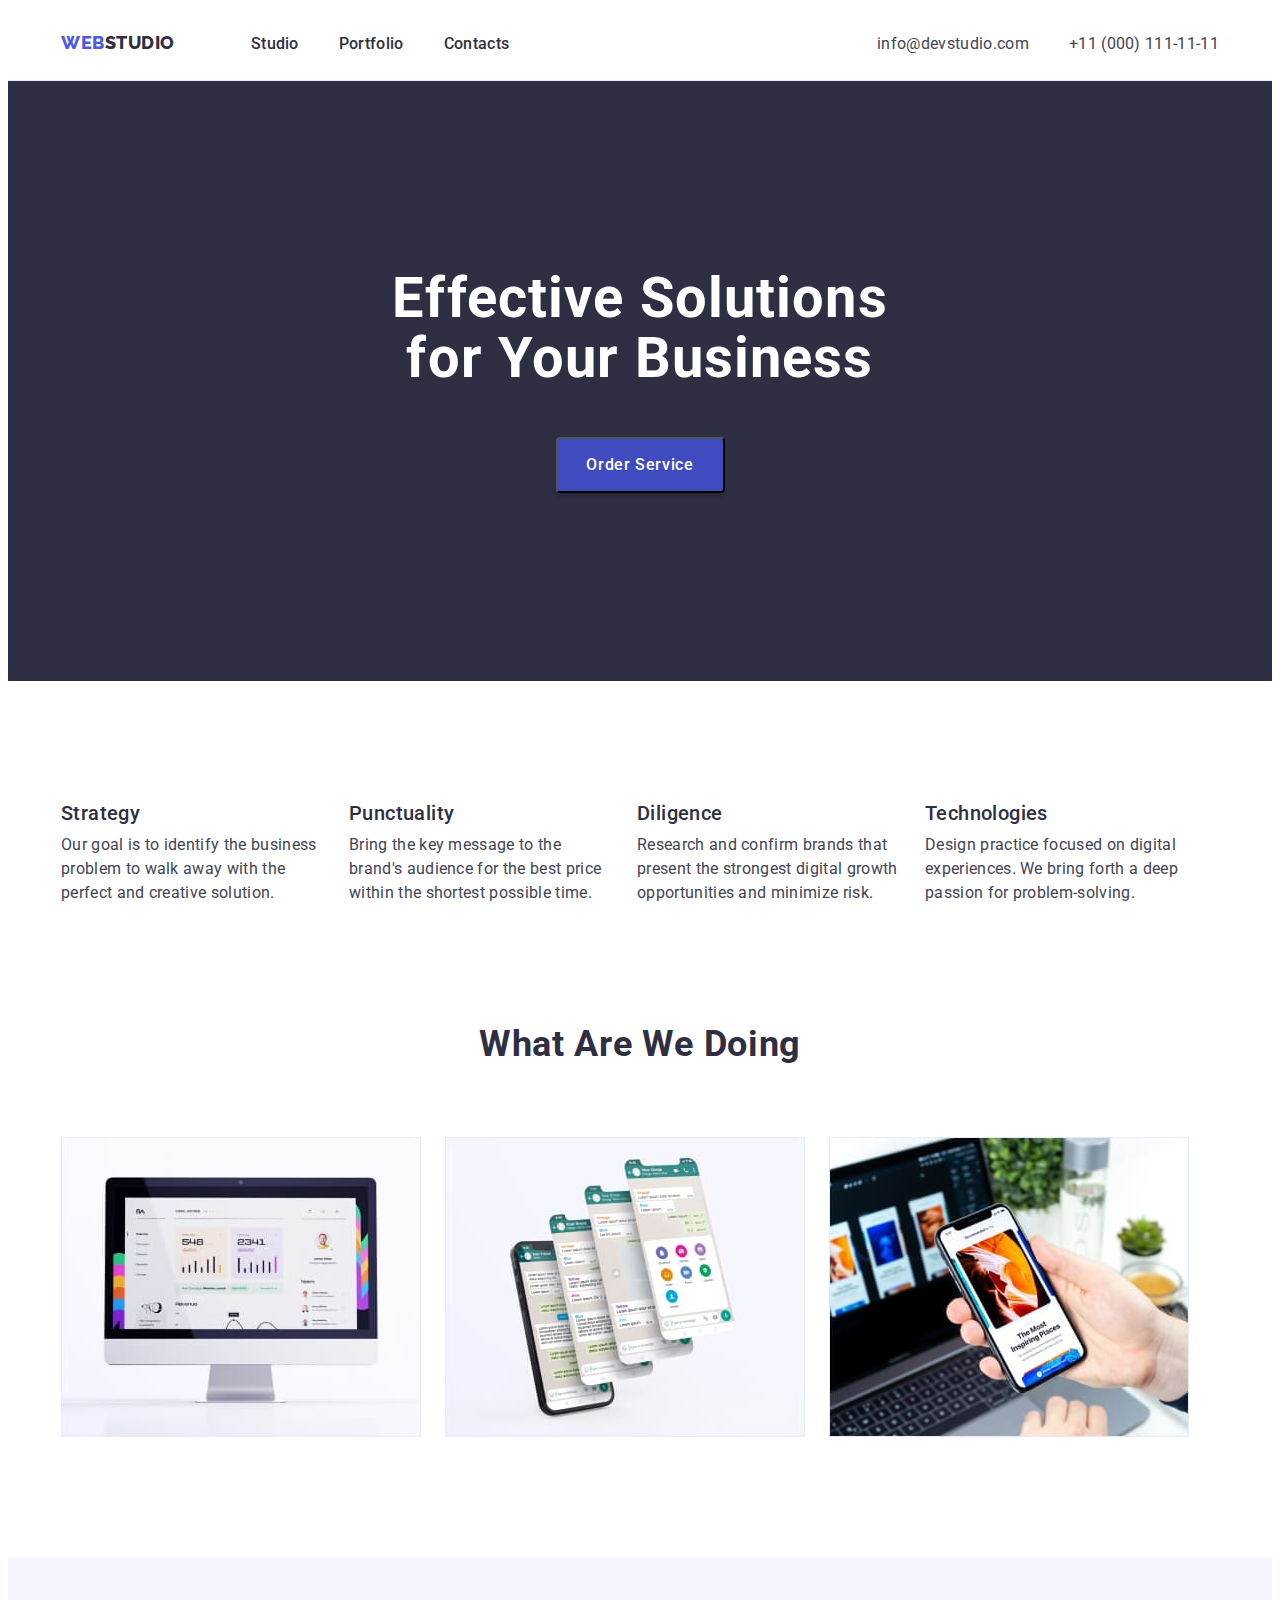
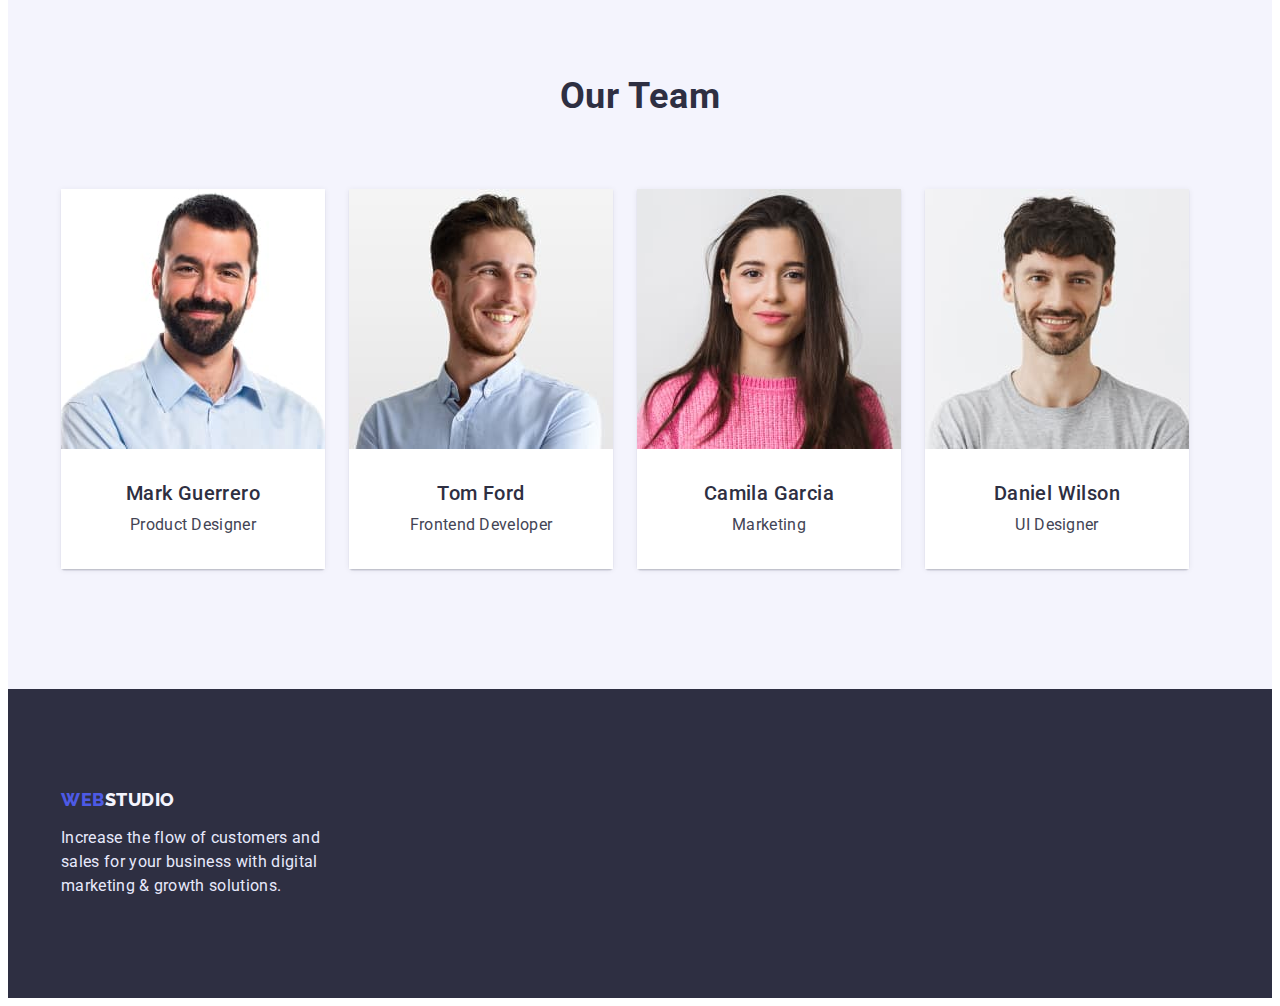
<file: index.html>
<!DOCTYPE html>
<html lang="en">
  <head>
    <meta charset="UTF-8" />
    <meta http-equiv="X-UA-Compatible" content="IE=edge" />
    <meta name="viewport" content="width=device-width, initial-scale=1.0" />
    <title>goit-markup-hw-02</title>
    <link
      rel="stylesheet"
      href="https://cdnjs.cloudflare.com/ajax/libs/modern-normalize/1.1.0/modern-normalize.min.css"
      integrity="sha512-wpPYUAdjBVSE4KJnH1VR1HeZfpl1ub8YT/NKx4PuQ5NmX2tKuGu6U/JRp5y+Y8XG2tV+wKQpNHVUX03MfMFn9Q=="
      crossorigin="anonymous"
      referrerpolicy="no-referrer"
    />
    <link rel="preconnect" href="https://fonts.googleapis.com" />
    <link rel="preconnect" href="https://fonts.gstatic.com" crossorigin />
    <link
      href="https://fonts.googleapis.com/css2?family=Raleway:wght@800&family=Roboto:wght@400;500;700&display=swap"
      rel="stylesheet"
    />

    <link rel="stylesheet" href="./css/styles.css" />
  </head>
  <body>
    <header class="page-header">
      <div class="container">
        <nav class="navigation">
          <a href="./index.html" class="logo link">
            Web<span class="logo-studio">Studio</span>
          </a>

          <ul class="header_nav-list list">
            <li class="header_nav-list-item">
              <a href="./index.html" class="header_nav-list-link link"
                >Studio</a
              >
            </li>
            <li class="header_nav-list-item">
              <a href="./portfolio.html" class="header_nav-list-link link"
                >Portfolio</a
              >
            </li>
            <li class="header_nav-list-item">
              <a href="" class="header_nav-list-link link">Contacts</a>
            </li>
          </ul>
        </nav>

        <address class="header-adress">
          <ul class="header_contact-list list">
            <li class="header_contact-list-item">
              <a
                href="mailto:info@devstudio.com"
                class="header_contact-list-link link"
                >info@devstudio.com</a
              >
            </li>
            <li class="header_contact-list-item">
              <a href="tel:+110001111111" class="header_contact-list-link link"
                >+11 (000) 111-11-11</a
              >
            </li>
          </ul>
        </address>
      </div>
    </header>

    <main>
      <section class="hero">
        <div class="container">
          <div class="hero_content">
            <h1 class="hero_tittle">Effective Solutions for Your Business</h1>
            <button class="hero-button" type="button">Order Service</button>
          </div>
        </div>
      </section>

      <section class="description">
        <div class="container">
          <h2 hidden class="description-tittle">About us</h2>

          <ul class="description_list list">
            <li class="description_list-item">
              <h3 class="description_list-tittle">Strategy</h3>
              <p class="description_list-article">
                Our goal is to identify the business problem to walk away with
                the perfect and creative solution.
              </p>
            </li>
            <li class="description_list-item">
              <h3 class="description_list-tittle">Punctuality</h3>
              <p class="description_list-article">
                Bring the key message to the brand's audience for the best price
                within the shortest possible time.
              </p>
            </li>
            <li class="description_list-item">
              <h3 class="description_list-tittle">Diligence</h3>
              <p class="description_list-article">
                Research and confirm brands that present the strongest digital
                growth opportunities and minimize risk.
              </p>
            </li>
            <li class="description_list-item">
              <h3 class="description_list-tittle">Technologies</h3>
              <p class="description_list-article">
                Design practice focused on digital experiences. We bring forth a
                deep passion for problem-solving.
              </p>
            </li>
          </ul>
        </div>
      </section>

      <section class="gallery">
        <div class="container">
          <h2 class="gallery_tittle">What are we doing</h2>
          <ul class="gallery_list list">
            <li class="gallery_list-item">
              <img
                src="./images/gallery/img1.jpg"
                alt="monitor"
                class="gallery_image"
                width="360"
              />
            </li>
            <li class="gallery_list-item">
              <img
                src="./images/gallery/img2.jpg"
                alt="phone"
                class="gallery_image"
                width="360"
              />
            </li>
            <li class="gallery_list-item">
              <img
                src="./images/gallery/img3.jpg"
                alt="leptop and phone"
                class="gallery_image"
                width="360"
              />
            </li>
          </ul>
        </div>
      </section>

      <section class="our-team">
        <div class="container">
          <h2 class="our-team_tittle">Our Team</h2>
          <ul class="our-team_list list">
            <li class="our-team_list-item">
              <img
                src="./images/our-team/img1.jpg"
                alt="smiling man with beard"
                class="our-team_list-img"
                width="264"
              />

              <div class="our-team_text-box">
                <h3 class="our-team_list-name">Mark Guerrero</h3>
                <p class="our-team_list-occupation">Product Designer</p>
              </div>
            </li>
            <li class="our-team_list-item">
              <img
                src="./images/our-team/img2.jpg"
                alt="man in shirt laughing"
                class="our-team_list-img"
                width="264"
              />

              <div class="our-team_text-box">
                <h3 class="our-team_list-name">Tom Ford</h3>
                <p class="our-team_list-occupation">Frontend Developer</p>
              </div>
            </li>
            <li class="our-team_list-item">
              <img
                src="./images/our-team/img3.jpg"
                alt="beautiful woman smiling"
                class="our-team_list-img"
                width="264"
              />
              <div class="our-team_text-box">
                <h3 class="our-team_list-name">Camila Garcia</h3>
                <p class="our-team_list-occupation">Marketing</p>
              </div>
            </li>
            <li class="our-team_list-item">
              <img
                src="./images/our-team/img4.jpg"
                alt="smiling man in t-shirt"
                class="our-team_list-img"
                width="264"
              />
              <div class="our-team_text-box">
                <h3 class="our-team_list-name">Daniel Wilson</h3>
                <p class="our-team_list-occupation">UI Designer</p>
              </div>
            </li>
          </ul>
        </div>
      </section>
    </main>

    <footer class="page-footer">
      <div class="container">
        <div class="page-footer_text-box">
          <a href="./index.html" class="logo link">
            Web<span class="logo-studio logo-dark-theme">Studio</span>
          </a>

          <p class="page-footer_text">
            Increase the flow of customers and sales for your business with
            digital marketing & growth solutions.
          </p>
        </div>
      </div>
    </footer>
  </body>
</html>
</file>
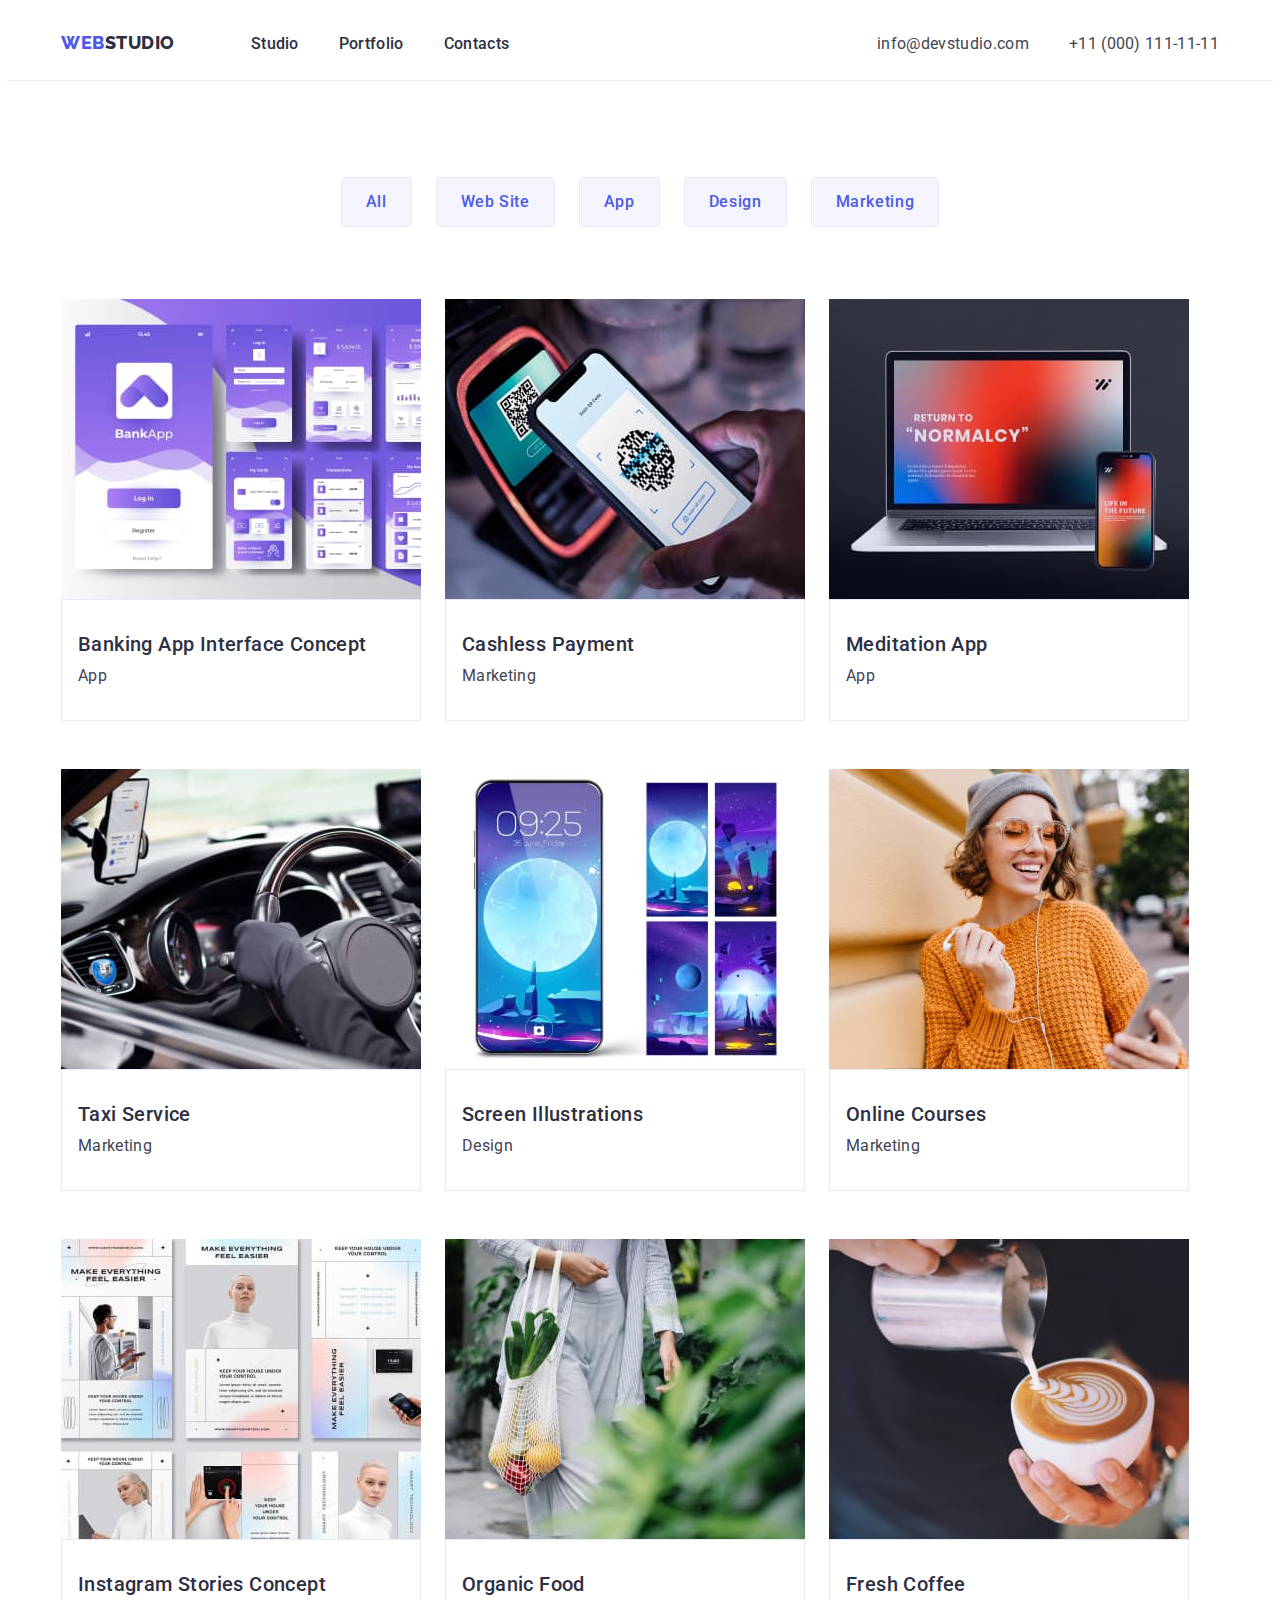
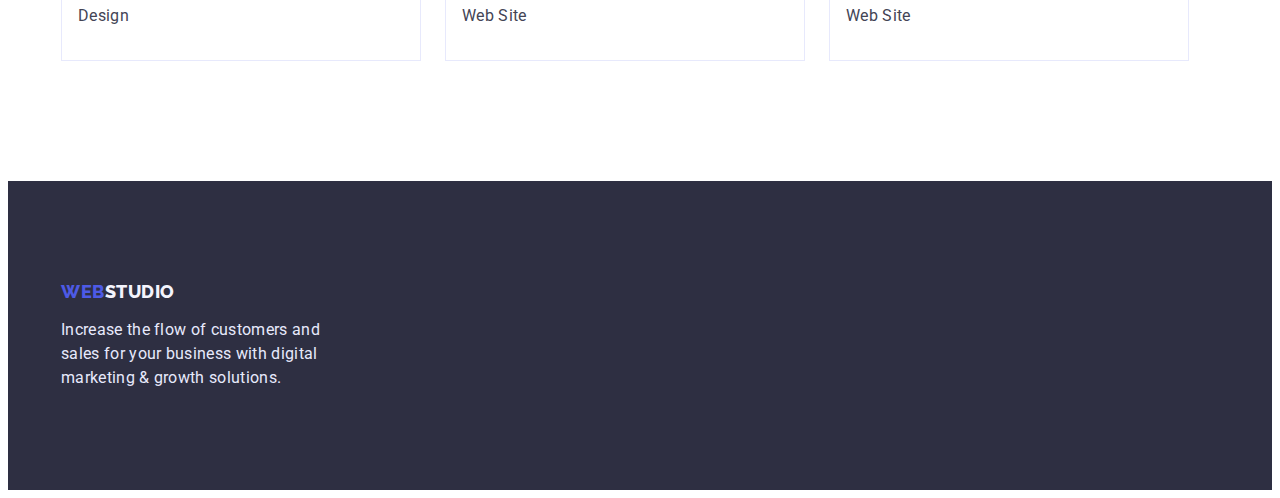
<file: portfolio.html>
<!DOCTYPE html>
<html lang="en">
  <head>
    <meta charset="UTF-8" />
    <meta http-equiv="X-UA-Compatible" content="IE=edge" />
    <meta name="viewport" content="width=device-width, initial-scale=1.0" />
    <title>goit-markup-hw-02</title>
    <link
      rel="stylesheet"
      href="https://cdnjs.cloudflare.com/ajax/libs/modern-normalize/1.1.0/modern-normalize.min.css"
      integrity="sha512-wpPYUAdjBVSE4KJnH1VR1HeZfpl1ub8YT/NKx4PuQ5NmX2tKuGu6U/JRp5y+Y8XG2tV+wKQpNHVUX03MfMFn9Q=="
      crossorigin="anonymous"
      referrerpolicy="no-referrer"
    />
    <link rel="preconnect" href="https://fonts.googleapis.com" />
    <link rel="preconnect" href="https://fonts.gstatic.com" crossorigin />
    <link
      href="https://fonts.googleapis.com/css2?family=Raleway:wght@800&family=Roboto:wght@400;500;600;700&display=swap"
      rel="stylesheet"
    />
    <link rel="stylesheet" href="./css/styles.css" />
  </head>

  <body>
    <header class="page-header">
      <div class="container">
        <nav class="navigation">
          <a href="./index.html" class="logo link">
            Web<span class="logo-studio">Studio</span>
          </a>

          <ul class="header_nav-list list">
            <li class="header_nav-list-item">
              <a href="./index.html" class="header_nav-list-link link"
                >Studio</a
              >
            </li>
            <li class="header_nav-list-item">
              <a href="./portfolio.html" class="header_nav-list-link link"
                >Portfolio</a
              >
            </li>
            <li class="header_nav-list-item">
              <a href="" class="header_nav-list-link link">Contacts</a>
            </li>
          </ul>
        </nav>

        <address class="header-adress">
          <ul class="header_contact-list list">
            <li class="header_contact-list-item">
              <a
                href="mailto:info@devstudio.com"
                class="header_contact-list-link link"
                >info@devstudio.com</a
              >
            </li>
            <li class="header_contact-list-item">
              <a href="tel:+110001111111" class="header_contact-list-link link"
                >+11 (000) 111-11-11</a
              >
            </li>
          </ul>
        </address>
      </div>
    </header>

    <main>
      <section class="portfolio">
        <div class="container">
          <h1 hidden class="portfolio-tittle">Portfolio</h1>
          <ul class="btn-list list">
            <li class="btn-list_item">
              <button type="button" class="btn-list_button">All</button>
            </li>
            <li class="btn-list_item">
              <button type="button" class="btn-list_button">Web Site</button>
            </li>
            <li class="btn-list_item">
              <button type="button" class="btn-list_button">App</button>
            </li>
            <li class="btn-list_item">
              <button type="button" class="btn-list_button">Design</button>
            </li>
            <li class="btn-list_item">
              <button type="button" class="btn-list_button">Marketing</button>
            </li>
          </ul>

          <ul class="card-list list">
            <li class="card-list_item">
              <a href="" class="link">
                <img
                  src="./images/portfolio/img1.jpg"
                  alt="Banking App Interface Concept"
                  class="card-list_img"
                  width="360"
                />
                <div class="portfolio_card-box">
                  <h2 class="card-list_tittle">
                    Banking App Interface Concept
                  </h2>
                  <p class="card-list_text">App</p>
                </div>
              </a>
            </li>
            <li class="card-list_item">
              <a href="" class="link">
                <img
                  src="./images/portfolio/img2.jpg"
                  alt="Cashless Payment"
                  class="card-list_img"
                  width="360"
                />
                <div class="portfolio_card-box">
                  <h2 class="card-list_tittle">Cashless Payment</h2>
                  <p class="card-list_text">Marketing</p>
                </div>
              </a>
            </li>
            <li class="card-list_item">
              <a href="" class="link">
                <img
                  src="./images/portfolio/img3.jpg"
                  alt="Meditaion App"
                  class="card-list_img"
                  width="360"
                />
                <div class="portfolio_card-box">
                  <h2 class="card-list_tittle">Meditation App</h2>
                  <p class="card-list_text">App</p>
                </div>
              </a>
            </li>
            <li class="card-list_item">
              <a href="" class="link">
                <img
                  src="./images/portfolio/img4.jpg"
                  alt="Taxi Service"
                  class="card-list_img"
                  width="360"
                />
                <div class="portfolio_card-box">
                  <h2 class="card-list_tittle">Taxi Service</h2>
                  <p class="card-list_text">Marketing</p>
                </div>
              </a>
            </li>
            <li class="card-list_item">
              <a href="" class="link">
                <img
                  src="./images/portfolio/img5.jpg"
                  alt="Screen Illustrations"
                  class="card-list_img"
                  width="360"
                />
                <div class="portfolio_card-box">
                  <h2 class="card-list_tittle">Screen Illustrations</h2>
                  <p class="card-list_text">Design</p>
                </div>
              </a>
            </li>
            <li class="card-list_item">
              <a href="" class="link">
                <img
                  src="./images/portfolio/img6.jpg"
                  alt="Online Courses"
                  class="card-list_img"
                  width="360"
                />
                <div class="portfolio_card-box">
                  <h2 class="card-list_tittle">Online Courses</h2>
                  <p class="card-list_text">Marketing</p>
                </div>
              </a>
            </li>
            <li class="card-list_item">
              <a href="" class="link">
                <img
                  src="./images/portfolio/img7.jpg"
                  alt="Instagram Stories Concept"
                  class="card-list_img"
                  width="360"
                />
                <div class="portfolio_card-box">
                  <h2 class="card-list_tittle">Instagram Stories Concept</h2>
                  <p class="card-list_text">Design</p>
                </div>
              </a>
            </li>
            <li class="card-list_item">
              <a href="" class="link">
                <img
                  src="./images/portfolio/img8.jpg"
                  alt="Organic Food"
                  class="card-list_img"
                  width="360"
                />
                <div class="portfolio_card-box">
                  <h2 class="card-list_tittle">Organic Food</h2>
                  <p class="card-list_text">Web Site</p>
                </div>
              </a>
            </li>
            <li class="card-list_item">
              <a href="" class="link">
                <img
                  src="./images/portfolio/img9.jpg"
                  alt="Fresh Coffee"
                  class="card-list_img"
                  width="360"
                />
                <div class="portfolio_card-box">
                  <h2 class="card-list_tittle">Fresh Coffee</h2>
                  <p class="card-list_text">Web Site</p>
                </div>
              </a>
            </li>
          </ul>
        </div>
      </section>
    </main>

    <footer class="page-footer">
      <div class="container">
        <div class="page-footer_text-box">
          <a href="./index.html" class="logo link">
            Web<span class="logo-studio logo-dark-theme">Studio</span>
          </a>

          <p class="page-footer_text">
            Increase the flow of customers and sales for your business with
            digital marketing & growth solutions.
          </p>
        </div>
      </div>
    </footer>
  </body>
</html>
</file>
<file: css/styles.css>
/* ===common stiles start=== */
body {
  font-family: 'Roboto', sans-serif;
  font-weight: 400;
  color: var(--text-color);
}

h1,
h2,
h3,
h4,
h5,
h6,
p,
ul {
  margin: 0;
  padding: 0;
}

img {
  display: block;
}

.container {
  max-width: 1158px;
  padding: 0 15px;
  margin: 0 auto;
}

:root {
  --text-color: #434455;
  --accent-color: #404bbf;
  --background-color: #2e2f42;
  --tittle-color: #2e2f42;
  --white-color: #ffffff;
  --changed-wite-color: #e7e9fc;
  --btn-text-color: #4d5ae5;
}
/* ===common stiles end=== */

/* ===header start=== */
.page-header {
  border-bottom: 1px solid var(--changed-wite-color);
  padding: 24px 15px;
}

.logo {
  font-family: 'Raleway', sans-serif;
  font-weight: 800;
  font-size: 18px;
  line-height: 1.17;
  letter-spacing: 0.03em;
  text-transform: uppercase;
  color: var(--btn-text-color);
}

.page-header .logo {
  margin-right: 76px;
}

.link {
  text-decoration: none;
}

.list {
  list-style: none;
}

.logo-studio {
  color: var(--tittle-color);
}

.header_nav-list-link {
  font-weight: 500;
  font-size: 16px;
  line-height: 1.5;
  letter-spacing: 0.02em;
  color: var(--tittle-color);
}

.header-adress {
  font-style: normal;
}

.header_contact-list-link {
  font-size: 16px;
  line-height: 1.5;
  letter-spacing: 0.02em;
  color: var(--text-color);
}

.header_nav-list-link:hover,
.header_nav-list-link:focus {
  color: var(--accent-color);
}

.header_contact-list-link:hover,
.header_contact-list-link:focus {
  color: var(--accent-color);
}

.page-header .container {
  display: flex;

  justify-content: space-between;
}

.navigation {
  display: flex;
}

.header_contact-list {
  display: flex;
  gap: 40px;
}

.header_nav-list {
  display: flex;
  gap: 40px;
}

/* ===header end=== */

/* ===hero start=== */
.hero {
  color: var(--white-color);
  background-color: var(--background-color);
  padding: 188px 0;
}

.hero_tittle {
  font-weight: 700;
  font-size: 56px;
  line-height: 1.07;
  text-align: center;
  letter-spacing: 0.02em;
  max-width: 496px;
  margin: 0 auto;
  margin-bottom: 48px;
}

.hero-button {
  font-family: 'Roboto', sans-serif;
  font-weight: 500;
  font-size: 16px;
  line-height: 1.5;
  display: flex;
  align-items: center;
  justify-content: center;
  letter-spacing: 0.04em;
  color: var(--white-color);
  width: 169px;
  height: 56px;
  cursor: pointer;
  margin: 0 auto;

  background-color: var(--accent-color);
  box-shadow: 0px 4px 4px rgba(0, 0, 0, 0.15);
  border-radius: 4px;
}

.hero_content {
}
/* ===hero end=== */

/* ===description start=== */
.description {
  padding: 120px 0;
}

.description_list-tittle {
  font-weight: 500;
  font-size: 20px;
  line-height: 1.2;
  letter-spacing: 0.02em;
  color: var(--background-color);
  padding-bottom: 8px;
}

.description_list-article {
  font-size: 16px;
  line-height: 1.5;
  letter-spacing: 0.02em;
}

.description_list {
  display: flex;
  gap: 24px;
}
.description_list-item {
  max-width: 264px;
}

/* ===description end=== */

/* ===gallery start=== */
.gallery {
  padding-bottom: 120px;
}

.gallery_list {
  display: flex;
  gap: 24px;
}

.gallery_tittle {
  font-weight: 700;
  font-size: 36px;
  line-height: 1.11;
  text-align: center;
  letter-spacing: 0.02em;
  text-transform: capitalize;
  color: var(--tittle-color);
  margin-bottom: 72px;
}
/* ===gallery end=== */

/* ===our team start=== */
.our-team {
  background-color: #f4f4fd;
  padding-top: 120px;
  padding-bottom: 120px;
}

.our-team_list {
  display: flex;
  gap: 24px;
}

.our-team_list-item {
  box-shadow: 0px 1px 6px rgba(46, 47, 66, 0.08),
    0px 1px 1px rgba(46, 47, 66, 0.16), 0px 2px 1px rgba(46, 47, 66, 0.08);
  border-radius: 0px 0px 4px 4px;
}

.our-team_tittle {
  font-weight: 700;
  font-size: 36px;
  line-height: 1.11;
  text-align: center;
  letter-spacing: 0.02em;
  text-transform: capitalize;
  color: var(--tittle-color);
  margin-bottom: 72px;
}

.our-team_list-name {
  font-weight: 500;
  font-size: 20px;
  line-height: 1.2;
  text-align: center;
  letter-spacing: 0.02em;
  color: var(--tittle-color);
  margin-bottom: 8px;
}

.our-team_list-occupation {
  font-size: 16px;
  line-height: 1.5;
  text-align: center;
  letter-spacing: 0.02em;
}

.our-team_text-box {
  padding: 32px 16px;
  background-color: var(--white-color);
}
/* ===our team end=== */

/* ===footer start=== */
.page-footer {
  background-color: var(--background-color);
  padding-top: 100px;
  padding-bottom: 100px;
}

.page-footer_text {
  font-size: 16px;
  line-height: 1.5;
  letter-spacing: 0.02em;
  color: var(--changed-wite-color);
}

.logo-dark-theme {
  color: #f4f4fd;
}

.page-footer_text-box {
  max-width: 264px;
}

.page-footer .logo {
  margin-bottom: 16px;
  display: inline-block;
}
/* ===footer end=== */

/* ============PORTFOLIO============ */

.portfolio {
  padding-top: 96px;
  padding-bottom: 120px;
}

/* ===btn-list start=== */
.btn-list {
  display: flex;
  justify-content: center;
  gap: 24px;
  margin-bottom: 72px;
}

.btn-list_button {
  background-color: #f4f4fd;
  border: 1px solid #e7e9fc;
  border-radius: 4px;
  cursor: pointer;
  padding: 12px 24px;

  font-family: 'Roboto', sans-serif;
  font-weight: 500;
  font-size: 16px;
  line-height: 1.5;
  display: flex;
  align-items: center;
  text-align: center;
  letter-spacing: 0.04em;
  color: var(--btn-text-color);
}

.btn-list_button:hover,
.btn-list_button:focus {
  color: var(--white-color);
  background-color: var(--accent-color);
}
/* ===btn-list end=== */

/* ===card-list start=== */
.card-list_tittle {
  font-weight: 500;
  font-size: 20px;
  line-height: 1.2;
  letter-spacing: 0.02em;
  color: var(--tittle-color);
  margin-bottom: 8px;
}

.card-list_text {
  font-size: 16px;
  line-height: 1.5;
  letter-spacing: 0.02em;
  color: var(--text-color);
}

.card-list {
  display: flex;
  flex-wrap: wrap;
  row-gap: 48px;
  column-gap: 24px;
}

.portfolio_card-box {
  padding: 32px 16px;
  border: 1px solid #e7e9fc;
}

/* ===card-list end=== */
</file>
